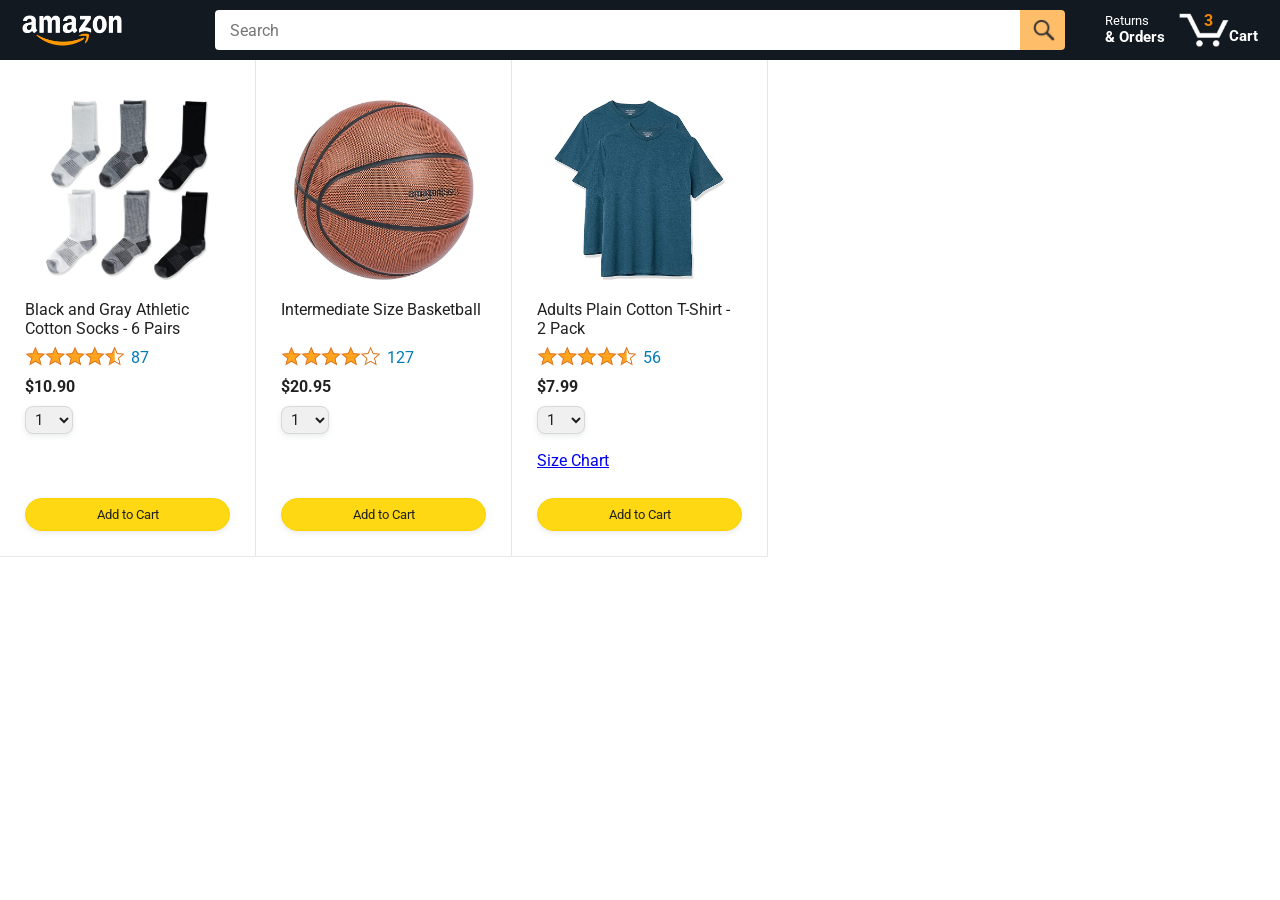
<file: index.html>
<!DOCTYPE html>
<html>
  <head>
    <title>Amazon Project Copy</title>

    <!-- This code is needed for responsive design to work.
      (Responsive design = make the website look good on
      smaller screen sizes like a phone or a tablet). -->
    <meta name="viewport" content="width=device-width, initial-scale=1">

    <!-- Load a font called Roboto from Google Fonts. -->
    <link rel="preconnect" href="https://fonts.googleapis.com">
    <link rel="preconnect" href="https://fonts.gstatic.com" crossorigin>
    <link href="https://fonts.googleapis.com/css2?family=Roboto:wght@400;500;700&display=swap" rel="stylesheet">

    <!-- Here are the CSS files for this page. -->
    <link rel="stylesheet" href="styles/shared/general.css">
    <link rel="stylesheet" href="styles/shared/amazon-header.css">
    <link rel="stylesheet" href="styles/pages/amazon.css">
  </head>
  <body>
    <div class="amazon-header">
      <div class="amazon-header-left-section">
        <a href="index.html" class="header-link">
          <img class="amazon-logo"
            src="images/amazon-logo-white.png">
          <img class="amazon-mobile-logo"
            src="images/amazon-mobile-logo-white.png">
        </a>
      </div>

      <div class="amazon-header-middle-section">
        <input class="search-bar" type="text" placeholder="Search">

        <button class="search-button">
          <img class="search-icon" src="images/icons/search-icon.png">
        </button>
      </div>

      <div class="amazon-header-right-section">
        <a class="orders-link header-link" href="orders.html">
          <span class="returns-text">Returns</span>
          <span class="orders-text">& Orders</span>                           
        </a>

        <a class="cart-link header-link" href="checkout.html">
          <img class="cart-icon" src="images/icons/cart-icon.png">
          <div class="cart-quantity js-cart-quantity"></div>
          <div class="cart-text">Cart</div>
        </a>
      </div>
    </div>
    
    <div class="main">
      <div class="products-grid js-products-grid">

      </div>
    </div>
    <!-- <script src="data/cart.js"></script> -->
    <!-- <script src="data/products.js"></script> -->
    <script src="js/file-mode.js"></script>
  </body>
</html>
</file>
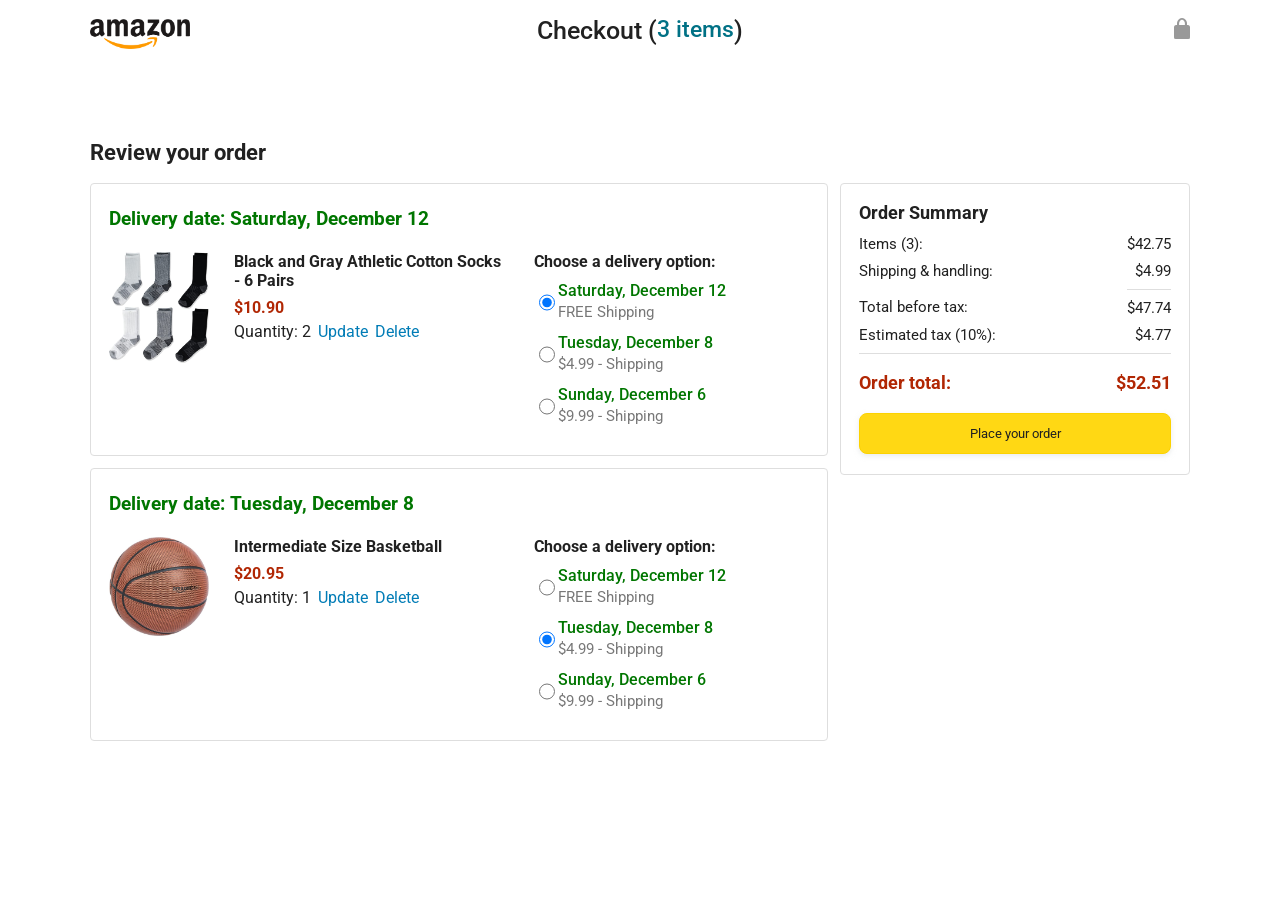
<file: checkout.html>
<!DOCTYPE html>
<html>
  <head>
    <title>Checkout</title>

    <!-- This code is needed for responsive design to work.
      (Responsive design = make the website look good on
      smaller screen sizes like a phone or a tablet). -->
    <meta name="viewport" content="width=device-width, initial-scale=1">

    <!-- Load a font called Roboto from Google Fonts. -->
    <link rel="preconnect" href="https://fonts.googleapis.com">
    <link rel="preconnect" href="https://fonts.gstatic.com" crossorigin>
    <link href="https://fonts.googleapis.com/css2?family=Roboto:wght@400;500;700&display=swap" rel="stylesheet">

    <!-- Here are the CSS files for this page. -->
    <link rel="stylesheet" href="styles/shared/general.css">
    <link rel="stylesheet" href="styles/pages/checkout/checkout-header.css">
    <link rel="stylesheet" href="styles/pages/checkout/checkout.css">
  </head>
  <body>
    <div class="checkout-header js-checkout-header"></div>

    <div class="main">
      <div class="page-title">Review your order</div>

      <div class="checkout-grid">
        <div class="order-summary js-order-summary">

        </div>

        <div class="payment-summary js-payment-summary">
          
        </div>
      </div>
    </div>
    <!-- <script src="https://unpkg.com/dayjs@1.11.10/dayjs.min.js"></script> -->
    <!-- <script src="https://unpkg.com/supersimpledev@1.0.1/hello.js"></script> -->
    <script src="./js/file-mode.js"></script>
  </body>
</html>
</file>
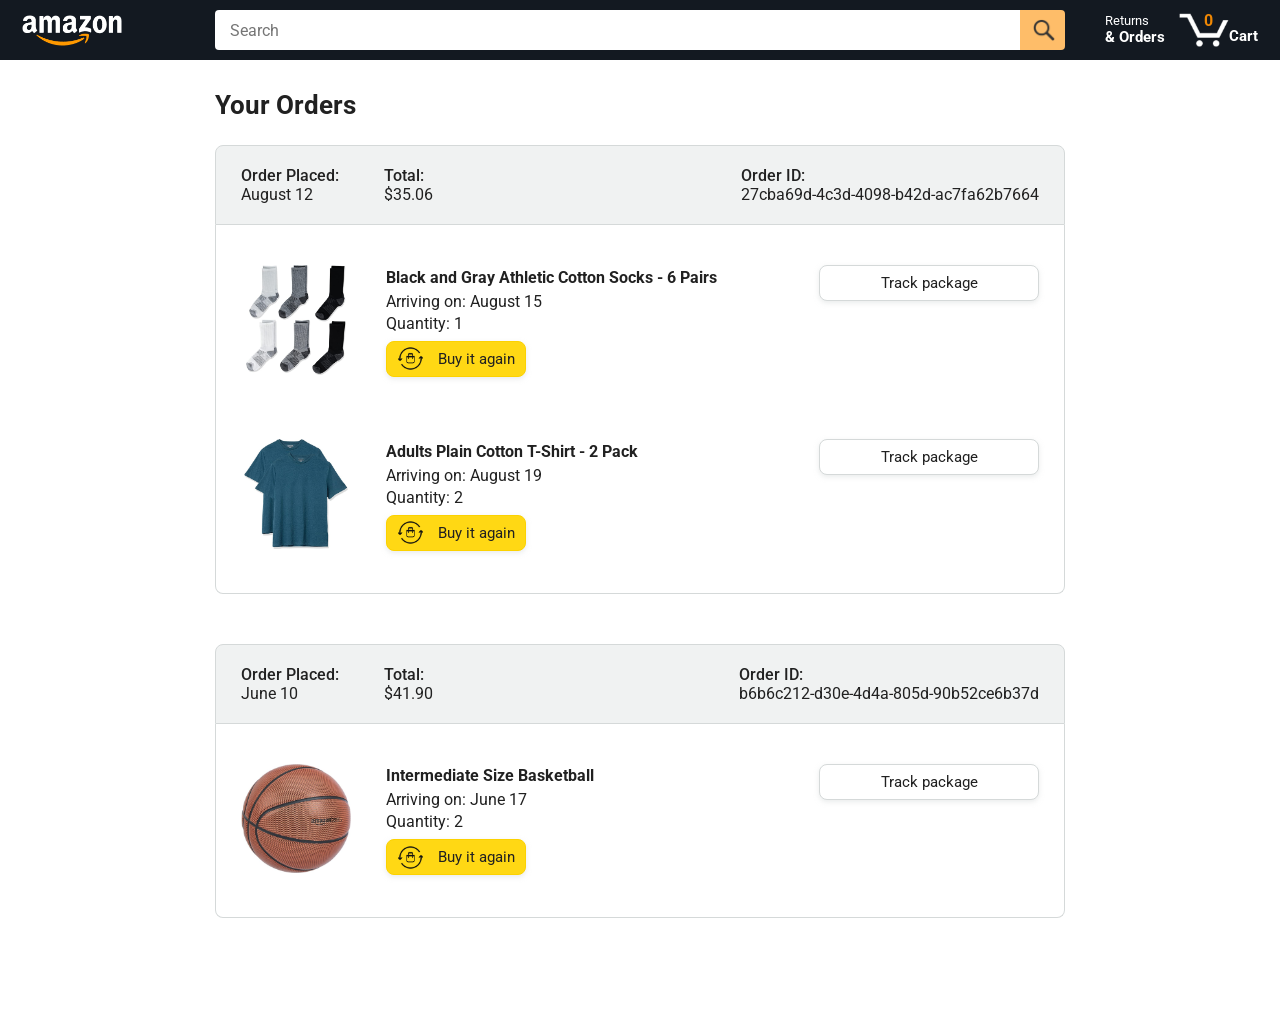
<file: orders.html>
<!DOCTYPE html>
<html>
  <head>
    <title>Orders</title>

    <!-- This code is needed for responsive design to work.
      (Responsive design = make the website look good on
      smaller screen sizes like a phone or a tablet). -->
    <meta name="viewport" content="width=device-width, initial-scale=1">

    <!-- Load a font called Roboto from Google Fonts. -->
    <link rel="preconnect" href="https://fonts.googleapis.com">
    <link rel="preconnect" href="https://fonts.gstatic.com" crossorigin>
    <link href="https://fonts.googleapis.com/css2?family=Roboto:wght@400;500;700&display=swap" rel="stylesheet">

    <!-- Here are the CSS files for this page. -->
    <link rel="stylesheet" href="styles/shared/general.css">
    <link rel="stylesheet" href="styles/shared/amazon-header.css">
    <link rel="stylesheet" href="styles/pages/orders.css">
  </head>
  <body>
    <div class="amazon-header">
      <div class="amazon-header-left-section">
        <a href="index.html" class="header-link">
          <img class="amazon-logo"
            src="images/amazon-logo-white.png">
          <img class="amazon-mobile-logo"
            src="images/amazon-mobile-logo-white.png">
        </a>
      </div>

      <div class="amazon-header-middle-section">
        <input class="search-bar" type="text" placeholder="Search">

        <button class="search-button">
          <img class="search-icon" src="images/icons/search-icon.png">
        </button>
      </div>

      <div class="amazon-header-right-section">
        <a class="orders-link header-link" href="orders.html">
          <span class="returns-text">Returns</span>
          <span class="orders-text">& Orders</span>
        </a>

        <a class="cart-link header-link" href="checkout.html">
          <img class="cart-icon" src="images/icons/cart-icon.png">
          <div class="cart-quantity">3</div>
          <div class="cart-text">Cart</div>
        </a>
      </div>
    </div>

    <div class="main">
      <div class="page-title">Your Orders</div>

      <div class="orders-grid">
        <div class="order-container">
          
          <div class="order-header">
            <div class="order-header-left-section">
              <div class="order-date">
                <div class="order-header-label">Order Placed:</div>
                <div>August 12</div>
              </div>
              <div class="order-total">
                <div class="order-header-label">Total:</div>
                <div>$35.06</div>
              </div>
            </div>

            <div class="order-header-right-section">
              <div class="order-header-label">Order ID:</div>
              <div>27cba69d-4c3d-4098-b42d-ac7fa62b7664</div>
            </div>
          </div>

          <div class="order-details-grid">
            <div class="product-image-container">
              <img src="images/products/athletic-cotton-socks-6-pairs.jpg">
            </div>

            <div class="product-details">
              <div class="product-name">
                Black and Gray Athletic Cotton Socks - 6 Pairs
              </div>
              <div class="product-delivery-date">
                Arriving on: August 15
              </div>
              <div class="product-quantity">
                Quantity: 1
              </div>
              <button class="buy-again-button button-primary">
                <img class="buy-again-icon" src="images/icons/buy-again.png">
                <span class="buy-again-message">Buy it again</span>
              </button>
            </div>

            <div class="product-actions">
              <a href="tracking.html">
                <button class="track-package-button button-secondary">
                  Track package
                </button>
              </a>
            </div>

            <div class="product-image-container">
              <img src="images/products/adults-plain-cotton-tshirt-2-pack-teal.jpg">
            </div>

            <div class="product-details">
              <div class="product-name">
                Adults Plain Cotton T-Shirt - 2 Pack
              </div>
              <div class="product-delivery-date">
                Arriving on: August 19
              </div>
              <div class="product-quantity">
                Quantity: 2
              </div>
              <button class="buy-again-button button-primary">
                <img class="buy-again-icon" src="images/icons/buy-again.png">
                <span class="buy-again-message">Buy it again</span>
              </button>
            </div>

            <div class="product-actions">
              <a href="tracking.html">
                <button class="track-package-button button-secondary">
                  Track package
                </button>
              </a>
            </div>
          </div>
        </div>

        <div class="order-container">

          <div class="order-header">
            <div class="order-header-left-section">
              <div class="order-date">
                <div class="order-header-label">Order Placed:</div>
                <div>June 10</div>
              </div>
              <div class="order-total">
                <div class="order-header-label">Total:</div>
                <div>$41.90</div>
              </div>
            </div>

            <div class="order-header-right-section">
              <div class="order-header-label">Order ID:</div>
              <div>b6b6c212-d30e-4d4a-805d-90b52ce6b37d</div>
            </div>
          </div>

          <div class="order-details-grid">
            <div class="product-image-container">
              <img src="images/products/intermediate-composite-basketball.jpg">
            </div>

            <div class="product-details">
              <div class="product-name">
                Intermediate Size Basketball
              </div>
              <div class="product-delivery-date">
                Arriving on: June 17
              </div>
              <div class="product-quantity">
                Quantity: 2
              </div>
              <button class="buy-again-button button-primary">
                <img class="buy-again-icon" src="images/icons/buy-again.png">
                <span class="buy-again-message">Buy it again</span>
              </button>
            </div>

            <div class="product-actions">
              <a href="tracking.html">
                <button class="track-package-button button-secondary">
                  Track package
                </button>
              </a>
            </div>
          </div>
        </div>
      </div>
    </div>
  </body>
  <script src="js/site.js"></script>
</html>
</file>
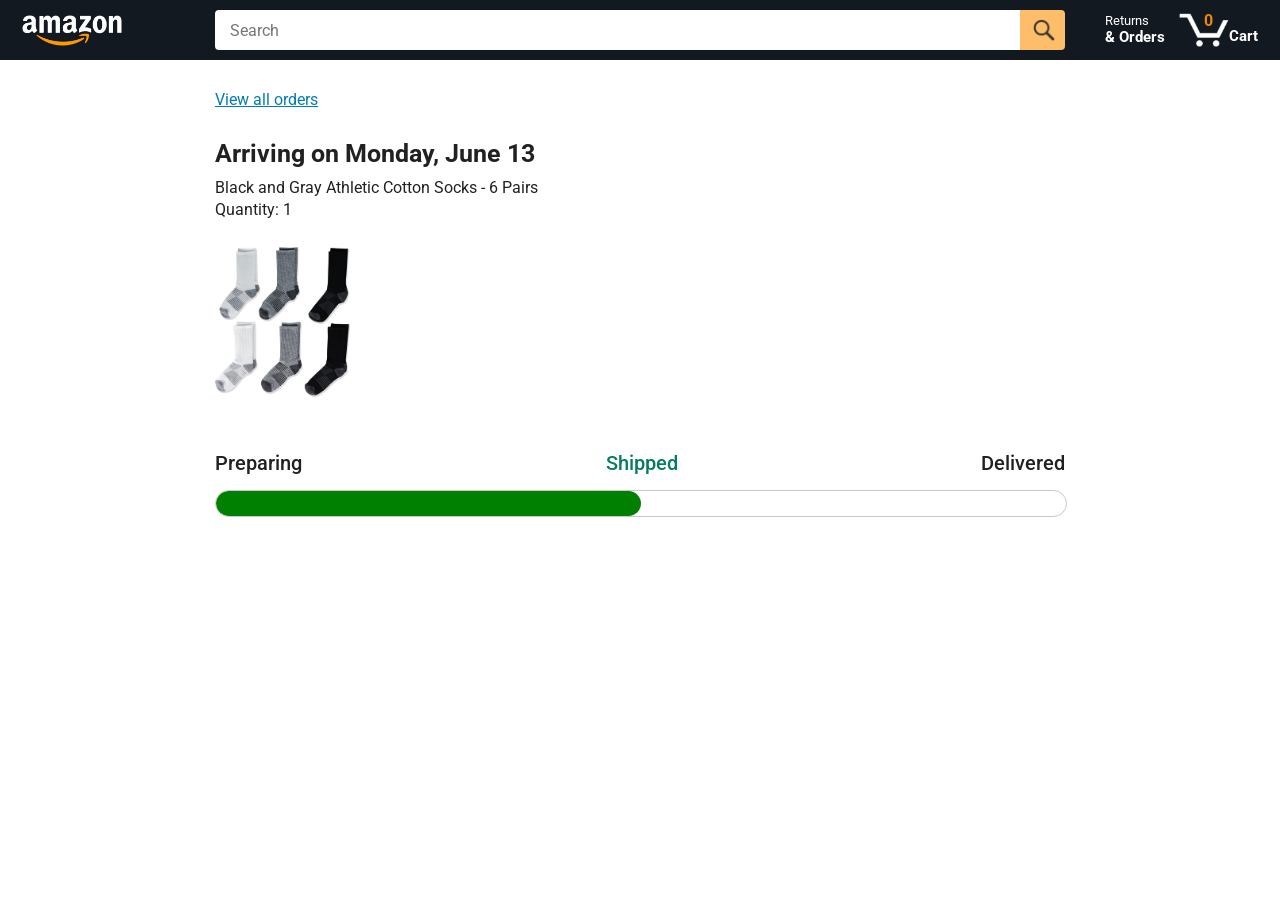
<file: tracking.html>
<!DOCTYPE html>
<html>
  <head>
    <title>Tracking</title>

    <!-- This code is needed for responsive design to work.
      (Responsive design = make the website look good on
      smaller screen sizes like a phone or a tablet). -->
    <meta name="viewport" content="width=device-width, initial-scale=1">

    <!-- Load a font called Roboto from Google Fonts. -->
    <link rel="preconnect" href="https://fonts.googleapis.com">
    <link rel="preconnect" href="https://fonts.gstatic.com" crossorigin>
    <link href="https://fonts.googleapis.com/css2?family=Roboto:wght@400;500;700&display=swap" rel="stylesheet">

    <!-- Here are the CSS files for this page. -->
    <link rel="stylesheet" href="styles/shared/general.css">
    <link rel="stylesheet" href="styles/shared/amazon-header.css">
    <link rel="stylesheet" href="styles/pages/tracking.css">
  </head>
  <body>
    <div class="amazon-header">
      <div class="amazon-header-left-section">
        <a href="index.html" class="header-link">
          <img class="amazon-logo"
            src="images/amazon-logo-white.png">
          <img class="amazon-mobile-logo"
            src="images/amazon-mobile-logo-white.png">
        </a>
      </div>

      <div class="amazon-header-middle-section">
        <input class="search-bar" type="text" placeholder="Search">

        <button class="search-button">
          <img class="search-icon" src="images/icons/search-icon.png">
        </button>
      </div>

      <div class="amazon-header-right-section">
        <a class="orders-link header-link" href="orders.html">
          <span class="returns-text">Returns</span>
          <span class="orders-text">& Orders</span>
        </a>

        <a class="cart-link header-link" href="checkout.html">
          <img class="cart-icon" src="images/icons/cart-icon.png">
          <div class="cart-quantity">3</div>
          <div class="cart-text">Cart</div>
        </a>
      </div>
    </div>

    <div class="main">
      <div class="order-tracking">
        <a class="back-to-orders-link link-primary" href="orders.html">
          View all orders
        </a>

        <div class="delivery-date">
          Arriving on Monday, June 13
        </div>

        <div class="product-info">
          Black and Gray Athletic Cotton Socks - 6 Pairs
        </div>

        <div class="product-info">
          Quantity: 1
        </div>

        <img class="product-image" src="images/products/athletic-cotton-socks-6-pairs.jpg">

        <div class="progress-labels-container">
          <div class="progress-label">
            Preparing
          </div>
          <div class="progress-label current-status">
            Shipped
          </div>
          <div class="progress-label">
            Delivered
          </div>
        </div>

        <div class="progress-bar-container">
          <div class="progress-bar"></div>
        </div>
      </div>
    </div>
  </body>
  <script src="js/site.js"></script>
</html>
</file>
<file: styles/shared/general.css>
body {
  font-family: Roboto, Arial;
  color: rgb(33, 33, 33);
  /* The <body> element has a default margin of 8px
     on all sides. This removes the default margins. */
  margin: 0;
}

/* <p> elements have a default margin on the top
   and bottom. This removes the default margins. */
p {
  margin: 0;
}

button {
  cursor: pointer;
}

select {
  cursor: pointer;
}

input, select, button {
  font-family: Roboto, Arial;
}

.button-primary {
  color: rgb(33, 33, 33);
  background-color: rgb(255, 216, 20);
  border: 1px solid rgb(252, 210, 0);
  border-radius: 8px;
  cursor: pointer;
  box-shadow: 0 2px 5px rgba(213, 217, 217, 0.5);
}

.button-primary:hover {
  background-color: rgb(247, 202, 0);
  border: 1px solid rgb(242, 194, 0);
}

.button-primary:active {
  background: rgb(255, 216, 20);
  border-color: rgb(252, 210, 0);
  box-shadow: none;
}

.button-secondary {
  color: rgb(33, 33, 33);
  background: white;
  border: 1px solid rgb(213, 217, 217);
  border-radius: 8px;
  cursor: pointer;
  box-shadow: 0 2px 5px rgba(213, 217, 217, 0.5);
}

.button-secondary:hover {
  background-color: rgb(247, 250, 250);
}

.button-secondary:active {
  background-color: rgb(237, 253, 255);
  box-shadow: none;
}

/* These styles will limit text to 2 lines. Anything
   beyond 2 lines will be replaced with "..."
   You can find this code by using an A.I. tool or by
   searching in Google.
   https://css-tricks.com/almanac/properties/l/line-clamp/ */
.limit-text-to-2-lines {
  display: -webkit-box;
  -webkit-line-clamp: 2;
  -webkit-box-orient: vertical;
  overflow: hidden;
}

.link-primary {
  color: rgb(1, 124, 182);
  cursor: pointer;
}

.link-primary:hover {
  color: rgb(196, 80, 0);
}

/* Styles for dropdown selectors. */
select {
  color: rgb(33, 33, 33);
  background-color: rgb(240, 240, 240);
  border: 1px solid rgb(213, 217, 217);
  border-radius: 8px;
  padding: 3px 5px;
  font-size: 15px;
  cursor: pointer;
  box-shadow: 0 2px 5px rgba(213, 217, 217, 0.5);
}

select:focus,
input:focus {
  outline: 2px solid rgb(255, 153, 0);
}
</file>
<file: styles/shared/amazon-header.css>
.amazon-header {
  background-color: rgb(19, 25, 33);
  color: white;
  padding-left: 15px;
  padding-right: 15px;

  display: flex;
  align-items: center;
  justify-content: space-between;

  position: fixed;
  top: 0;
  left: 0;
  right: 0;
  height: 60px;
}

.amazon-header-left-section {
  width: 180px;
}

@media (max-width: 800px) {
  .amazon-header-left-section {
    width: unset;
  }
}

.header-link {
  display: inline-block;
  padding: 6px;
  border-radius: 2px;
  cursor: pointer;
  text-decoration: none;
  border: 1px solid rgba(0, 0, 0, 0);
}

.header-link:hover {
  border: 1px solid white;
}

.amazon-logo {
  width: 100px;
  margin-top: 5px;
}

.amazon-mobile-logo {
  display: none;
}

@media (max-width: 575px) {
  .amazon-logo {
    display: none;
  }

  .amazon-mobile-logo {
    display: block;
    height: 35px;
    margin-top: 5px;
  }
}

.amazon-header-middle-section {
  flex: 1;
  max-width: 850px;
  margin-left: 10px;
  margin-right: 10px;
  display: flex;
}

.search-bar {
  flex: 1;
  width: 0;
  font-size: 16px;
  height: 38px;
  padding-left: 15px;
  border: none;
  border-top-left-radius: 4px;
  border-bottom-left-radius: 4px;
  border-top-right-radius: 0;
  border-bottom-right-radius: 0;
}

.search-button {
  background-color: rgb(254, 189, 105);
  border: none;
  width: 45px;
  height: 40px;
  border-top-right-radius: 4px;
  border-bottom-right-radius: 4px;
  flex-shrink: 0;
}

.search-icon {
  height: 22px;
  margin-left: 2px;
  margin-top: 3px;
}

.amazon-header-right-section {
  width: 180px;
  flex-shrink: 0;
  display: flex;
  justify-content: end;
}

.orders-link {
  color: white;
}

.returns-text {
  display: block;
  font-size: 13px;
}

.orders-text {
  display: block;
  font-size: 15px;
  font-weight: 700;
}

.cart-link {
  color: white;
  display: flex;
  align-items: center;
  position: relative;
}

.cart-icon {
  width: 50px;
}

.cart-text {
  margin-top: 12px;
  font-size: 15px;
  font-weight: 700;
}

.cart-quantity {
  color: rgb(240, 136, 4);
  font-size: 16px;
  font-weight: 700;

  position: absolute;
  top: 4px;
  left: 22px;
  
  width: 26px;
  text-align: center;
}
</file>
<file: styles/pages/amazon.css>
.main {
  margin-top: 60px;
}

.products-grid {
  display: grid;

  /* - In CSS Grid, 1fr means a column will take up the
       remaining space in the grid.
     - If we write 1fr 1fr ... 1fr; 8 times, this will
       divide the grid into 8 columns, each taking up an
       equal amount of the space.
     - repeat(8, 1fr); is a shortcut for repeating "1fr"
       8 times (instead of typing out "1fr" 8 times).
       repeat(...) is a special property that works with
       display: grid; */
  grid-template-columns: repeat(8, 1fr);
}

/* @media is used to create responsive design (making the
   website look good on any screen size). This @media
   means when the screen width is 2000px or less, we
   will divide the grid into 7 columns instead of 8. */
@media (max-width: 2000px) {
  .products-grid {
    grid-template-columns: repeat(7, 1fr);
  }
}

/* This @media means when the screen width is 1600px or
   less, we will divide the grid into 6 columns. */
@media (max-width: 1600px) {
  .products-grid {
    grid-template-columns: repeat(6, 1fr);
  }
}

@media (max-width: 1300px) {
  .products-grid {
    grid-template-columns: repeat(5, 1fr);
  }
}

@media (max-width: 1000px) {
  .products-grid {
    grid-template-columns: repeat(4, 1fr);
  }
}

@media (max-width: 800px) {
  .products-grid {
    grid-template-columns: repeat(3, 1fr);
  }
}

@media (max-width: 575px) {
  .products-grid {
    grid-template-columns: repeat(2, 1fr);
  }
}

@media (max-width: 450px) {
  .products-grid {
    grid-template-columns: 1fr;
  }
}

.product-container {
  padding-top: 40px;
  padding-bottom: 25px;
  padding-left: 25px;
  padding-right: 25px;

  border-right: 1px solid rgb(231, 231, 231);
  border-bottom: 1px solid rgb(231, 231, 231);

  display: flex;
  flex-direction: column;
}

.product-image-container {
  display: flex;
  justify-content: center;
  align-items: center;

  height: 180px;
  margin-bottom: 20px;
}

.product-image {
  /* Images will overflow their container by default. To
    prevent this, we set max-width and max-height to 100%
    so they stay inside their container. */
  max-width: 100%;
  max-height: 100%;
}

.product-name {
  height: 40px;
  margin-bottom: 5px;
}

.product-rating-container {
  display: flex;
  align-items: center;
  margin-bottom: 10px;
}

.product-rating-stars {
  width: 100px;
  margin-right: 6px;
}

.product-rating-count {
  color: rgb(1, 124, 182);
  cursor: pointer;
  margin-top: 3px;
}

.product-price {
  font-weight: 700;
  margin-bottom: 10px;
}

.product-quantity-container {
  margin-bottom: 17px;
}

.product-spacer {
  flex: 1;
}

.added-to-cart {
  color: rgb(6, 125, 98);
  font-size: 16px;

  display: flex;
  align-items: center;
  margin-bottom: 8px;

  /* At first, the "Added to cart" message will
     be invisible. Use JavaScript to change the
     opacity and make it visible. */
  opacity: 0;
}

.added-to-cart img {
  height: 20px;
  margin-right: 5px;
}

.add-to-cart-button {
  width: 100%;
  padding: 8px;
  border-radius: 50px;
}
.change-css{
  opacity: 1;
}
</file>
<file: styles/pages/checkout/checkout-header.css>
.checkout-header {
  height: 60px;
  padding-left: 30px;
  padding-right: 30px;
  background-color: white;

  display: flex;
  justify-content: center;

  position: fixed;
  top: 0;
  left: 0;
  right: 0;
  z-index: 1000;
}

.header-content {
  width: 100%;
  max-width: 1100px;

  display: flex;
  align-items: center;
}

.checkout-header-left-section {
  width: 150px;
}

.amazon-logo {
  width: 100px;
  margin-top: 12px;
}

.amazon-mobile-logo {
  display: none;
}

/* @media is used to create responsive design (making the
   website look good on any screen size). This @media
   means when the screen width is 575px or less, different
   styles (inside the {...}) will be applied. */
@media (max-width: 575px) {
  .checkout-header-left-section {
    width: auto;
  }

  .amazon-logo {
    display: none;
  }

  .amazon-mobile-logo {
    display: inline-block;
    height: 35px;
    margin-top: 5px;
  }
}

.checkout-header-middle-section {
  flex: 1;
  flex-shrink: 0;
  text-align: center;

  font-size: 25px;
  font-weight: 500;

  display: flex;
  justify-content: center;
}

.return-to-home-link {
  color: rgb(0, 113, 133);
  font-size: 23px;
  text-decoration: none;
  cursor: pointer;
}

@media (max-width: 1000px) {
  .checkout-header-middle-section {
    font-size: 20px;
    margin-right: 60px;
  }

  .return-to-home-link {
    font-size: 18px;
  }
}

@media (max-width: 575px) {
  .checkout-header-middle-section {
    margin-right: 5px;
  }
}

.checkout-header-right-section {
  text-align: right;
  width: 150px;
}

@media (max-width: 1000px) {
  .checkout-header-right-section {
    width: auto;
  }
}
</file>
<file: styles/pages/checkout/checkout.css>
.main {
  max-width: 1100px;
  padding-left: 30px;
  padding-right: 30px;

  margin-top: 140px;
  margin-bottom: 100px;

  /* margin-left: auto;
     margin-right auto;
     Is a trick for centering an element horizontally
     without needing a container. */
  margin-left: auto;
  margin-right: auto;
}

.page-title {
  font-weight: 700;
  font-size: 22px;
  margin-bottom: 18px;
}

.checkout-grid {
  display: grid;
  /* Here, 1fr means the first column will take
     up the remaining space in the grid. */
  grid-template-columns: 1fr 350px;
  column-gap: 12px;

  /* Use align-items: start; to prevent the elements
     in the grid from stretching vertically. */
  align-items: start;
}

@media (max-width: 1000px) {
  .main {
    max-width: 500px;
  }

  .checkout-grid {
    grid-template-columns: 1fr;
  }
}

.cart-item-container,
.payment-summary {
  border: 1px solid rgb(222, 222, 222);
  border-radius: 4px;
  padding: 18px;
}

.cart-item-container {
  margin-bottom: 12px;
}

.payment-summary {
  padding-bottom: 5px;
}

@media (max-width: 1000px) {
  .payment-summary {
    /* grid-row: 1 means this element will be placed into row
      1 in the grid. (Normally, the row that an element is
      placed in is determined by the order of the elements in
      the HTML. grid-row overrides this default ordering). */
    grid-row: 1;
    margin-bottom: 12px;
  }
}

.delivery-date {
  color: rgb(0, 118, 0);
  font-weight: 700;
  font-size: 19px;
  margin-top: 5px;
  margin-bottom: 22px;
}

.cart-item-details-grid {
  display: grid;
  /* 100px 1fr 1fr; means the 2nd and 3rd column will
     take up half the remaining space in the grid
     (they will divide up the remaining space evenly). */
  grid-template-columns: 100px 1fr 1fr;
  column-gap: 25px;
}

@media (max-width: 1000px) {
  .cart-item-details-grid {
    grid-template-columns: 100px 1fr;
    row-gap: 30px;
  }
}

.product-image {
  max-width: 100%;
  max-height: 120px;

  /* margin-left: auto;
     margin-right auto;
     Is a trick for centering an element horizontally
     without needing a container. */
  margin-left: auto;
  margin-right: auto;
}

.product-name {
  font-weight: 700;
  margin-bottom: 8px;
}

.product-price {
  color: rgb(177, 39, 4);
  font-weight: 700;
  margin-bottom: 5px;
}

.product-quantity .link-primary {
  margin-left: 3px;
}

@media (max-width: 1000px) {
  .delivery-options {
    /* grid-column: 1 means this element will be placed
       in column 1 in the grid. (Normally, the column that
       an element is placed in is determined by the order
       of the elements in the HTML. grid-column overrides
       this default ordering).
       
       / span 2 means this element will take up 2 columns
       in the grid (Normally, each element takes up 1
       column in the grid). */
    grid-column: 1 / span 2;
  }
}

.delivery-options-title {
  font-weight: 700;
  margin-bottom: 10px;
}

.delivery-option {
  display: grid;
  grid-template-columns: 24px 1fr;
  margin-bottom: 12px;
  cursor: pointer;
}

.delivery-option-input {
  margin-left: 0px;
  cursor: pointer;
}

.delivery-option-date {
  color: rgb(0, 118, 0);
  font-weight: 500;
  margin-bottom: 3px;
}

.delivery-option-price {
  color: rgb(120, 120, 120);
  font-size: 15px;
}

.payment-summary-title {
  font-weight: 700;
  font-size: 18px;
  margin-bottom: 12px;
}

.payment-summary-row {
  display: grid;
  /* 1fr auto; means the width of the 2nd column will be
     determined by the elements inside the column (auto).
     The 1st column will take up the remaining space. */
  grid-template-columns: 1fr auto;

  font-size: 15px;
  margin-bottom: 9px;
}

.payment-summary-money {
  text-align: right;
}

.subtotal-row .payment-summary-money {
  border-top: 1px solid rgb(222, 222, 222);
}

.subtotal-row div {
  padding-top: 9px;
}

.total-row {
  color: rgb(177, 39, 4);
  font-weight: 700;
  font-size: 18px;

  border-top: 1px solid rgb(222, 222, 222);
  padding-top: 18px;
}

.place-order-button {
  width: 100%;
  padding-top: 12px;
  padding-bottom: 12px;
  border-radius: 8px;

  margin-top: 11px;
  margin-bottom: 15px;
}

.quantity-input{
  width: 30px;
}
.quantity-input,
.save-quantity-link {
  display: none;
}
.is-editing-quantity .quantity-input,
.is-editing-quantity .save-quantity-link {
 display: initial;
}
.is-editing-quantity .quantity-label,
.is-editing-quantity .update-quantity-link {
  display: none;
}
</file>
<file: styles/pages/orders.css>
.main {
  max-width: 850px;
  margin-top: 90px;
  margin-bottom: 100px;
  padding-left: 20px;
  padding-right: 20px;

  /* margin-left: auto;
     margin-right auto;
     Is a trick for centering an element horizontally
     without needing a container. */
  margin-left: auto;
  margin-right: auto;
}

.page-title {
  font-weight: 700;
  font-size: 26px;
  margin-bottom: 25px;
}

.orders-grid {
  display: grid;
  grid-template-columns: 1fr;
  row-gap: 50px;
}

.order-header {
  background-color: rgb(240, 242, 242);
  border: 1px solid rgb(213, 217, 217);

  display: flex;
  align-items: center;
  justify-content: space-between;

  padding: 20px 25px;
  border-top-left-radius: 8px;
  border-top-right-radius: 8px;
}

.order-header-left-section {
  display: flex;
  flex-shrink: 0;
}

.order-header-label {
  font-weight: 500;
}

.order-date,
.order-total {
  margin-right: 45px;
}

.order-header-right-section {
  flex-shrink: 1;
}

@media (max-width: 575px) {
  .order-header {
    flex-direction: column;
    align-items: start;
    line-height: 23px;
    padding: 15px;
  }

  .order-header-left-section {
    flex-direction: column;
  }

  .order-header-label {
    margin-right: 5px;
  }

  .order-date,
  .order-total {
    display: grid;
    grid-template-columns: auto 1fr;
    margin-right: 0;
  }

  .order-header-right-section {
    display: grid;
    grid-template-columns: auto 1fr;
  }
}

.order-details-grid {
  padding: 40px 25px;
  border: 1px solid rgb(213, 217, 217);
  border-top: none;
  border-bottom-left-radius: 8px;
  border-bottom-right-radius: 8px;

  display: grid;
  grid-template-columns: 110px 1fr 220px;
  column-gap: 35px;
  row-gap: 60px;
  align-items: center;
}

@media (max-width: 800px) {
  .order-details-grid {
    grid-template-columns: 110px 1fr;
    row-gap: 0;
    padding-bottom: 8px;
  }
}

@media (max-width: 450px) {
  .order-details-grid {
    grid-template-columns: 1fr;
  }
}

.product-image-container {
  text-align: center;
}

.product-image-container img {
  max-width: 110px;
  max-height: 110px;
}

.product-name {
  font-weight: 700;
  margin-bottom: 5px;
}

.product-delivery-date {
  margin-bottom: 3px;
}

.product-quantity {
  margin-bottom: 8px;
}

.buy-again-button {
  font-size: 15px;
  width: 140px;
  height: 36px;
  border-radius: 8px;

  display: flex;
  align-items: center;
  justify-content: center;
}

.buy-again-icon {
  width: 25px;
  margin-right: 15px;
}

.product-actions {
  align-self: start;
}

.track-package-button {
  width: 100%;
  font-size: 15px;
  padding: 8px;
}

@media (max-width: 800px) {
  .buy-again-button {
    margin-bottom: 10px;
  }

  .product-actions {
    /* grid-column: 2 means this element will be placed
       in column 2 in the grid. (Normally, the column that
       an element is placed in is determined by the order
       of the elements in the HTML. grid-column overrides
       this default ordering). */
    grid-column: 2;
    margin-bottom: 30px;
  }

  .track-package-button {
    width: 140px;
  }
}

@media (max-width: 450px) {
  .product-image-container {
    text-align: center;
    margin-bottom: 25px;
  }

  .product-image-container img {
    max-width: 150px;
    max-height: 150px;
  }

  .product-name {
    margin-bottom: 10px;
  }

  .product-quantity {
    margin-bottom: 15px;
  }

  .buy-again-button {
    width: 100%;
    margin-bottom: 15px;
  }

  .product-actions {
    /* grid-column: auto; undos grid-column: 2; from above.
       This element will now be placed in its normal column
       in the grid. */
    grid-column: auto;
    margin-bottom: 70px;
  }

  .track-package-button {
    width: 100%;
    padding: 12px;
  }
}
</file>
<file: styles/pages/tracking.css>
.main {
  max-width: 850px;
  margin-top: 90px;
  margin-bottom: 100px;
  padding-left: 30px;
  padding-right: 30px;

  /* margin-left: auto;
     margin-right auto;
     Is a trick for centering an element horizontally
     without needing a container. */
  margin-left: auto;
  margin-right: auto;
}

.back-to-orders-link {
  display: inline-block;
  margin-bottom: 30px;
}

.delivery-date {
  font-size: 25px;
  font-weight: 700;
  margin-bottom: 10px;
}

.product-info {
  margin-bottom: 3px;
}

.product-image {
  max-width: 150px;
  max-height: 150px;
  margin-top: 25px;
  margin-bottom: 50px;
}

.progress-labels-container {
  display: flex;
  justify-content: space-between;
  font-size: 20px;
  font-weight: 500;
  margin-bottom: 15px;
}

.current-status {
  color: rgb(6, 125, 98);
}

@media (max-width: 575px) {
  .progress-labels-container {
    font-size: 16px;
  }
}

@media (max-width: 450px) {
  .progress-labels-container {
    flex-direction: column;
    margin-bottom: 5px;
  }

  .progress-label {
    margin-bottom: 3px;
  }
}

.progress-bar-container {
  height: 25px;
  width: 100%;

  border: 1px solid rgb(200, 200, 200);
  border-radius: 50px;
  overflow: hidden;
}

.progress-bar {
  height: 100%;
  background-color: green;
  border-radius: 50px;
  width: 50%;
}
</file>
